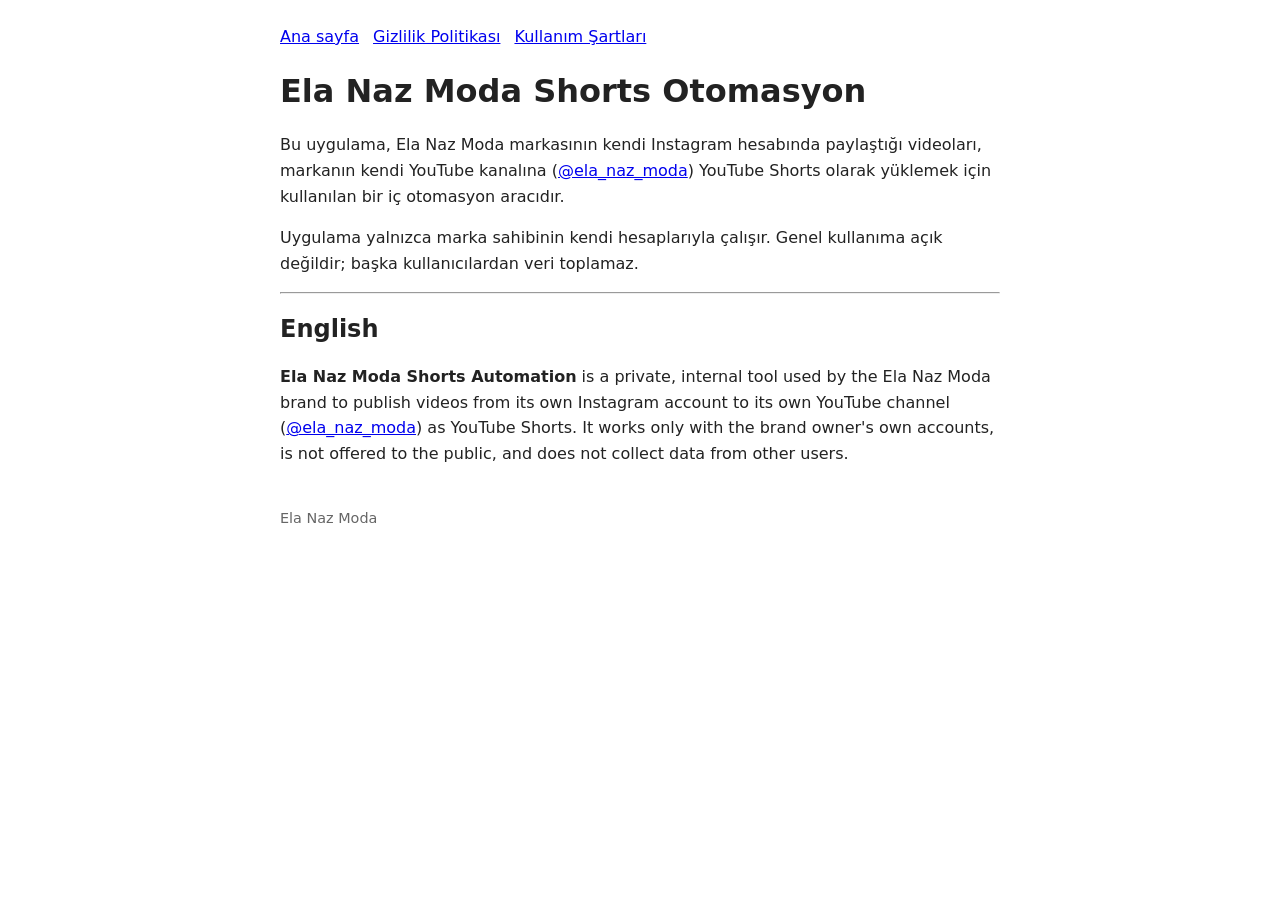
<file: index.html>
<!doctype html>
<html lang="tr"><head><meta charset="utf-8"><meta name="viewport" content="width=device-width,initial-scale=1">
<title>Ela Naz Moda Shorts Otomasyon</title><link rel="stylesheet" href="style.css"></head><body>
<nav><a href="index.html">Ana sayfa</a><a href="privacy.html">Gizlilik Politikası</a><a href="terms.html">Kullanım Şartları</a></nav>
<h1>Ela Naz Moda Shorts Otomasyon</h1>
<p>Bu uygulama, Ela Naz Moda markasının kendi Instagram hesabında paylaştığı videoları, markanın kendi YouTube kanalına (<a href="https://www.youtube.com/@ela_naz_moda">@ela_naz_moda</a>) YouTube Shorts olarak yüklemek için kullanılan bir iç otomasyon aracıdır.</p>
<p>Uygulama yalnızca marka sahibinin kendi hesaplarıyla çalışır. Genel kullanıma açık değildir; başka kullanıcılardan veri toplamaz.</p>
<hr>
<h2>English</h2>
<p><strong>Ela Naz Moda Shorts Automation</strong> is a private, internal tool used by the Ela Naz Moda brand to publish videos from its own Instagram account to its own YouTube channel (<a href="https://www.youtube.com/@ela_naz_moda">@ela_naz_moda</a>) as YouTube Shorts. It works only with the brand owner's own accounts, is not offered to the public, and does not collect data from other users.</p>
<footer>Ela Naz Moda</footer></body></html>
</file>
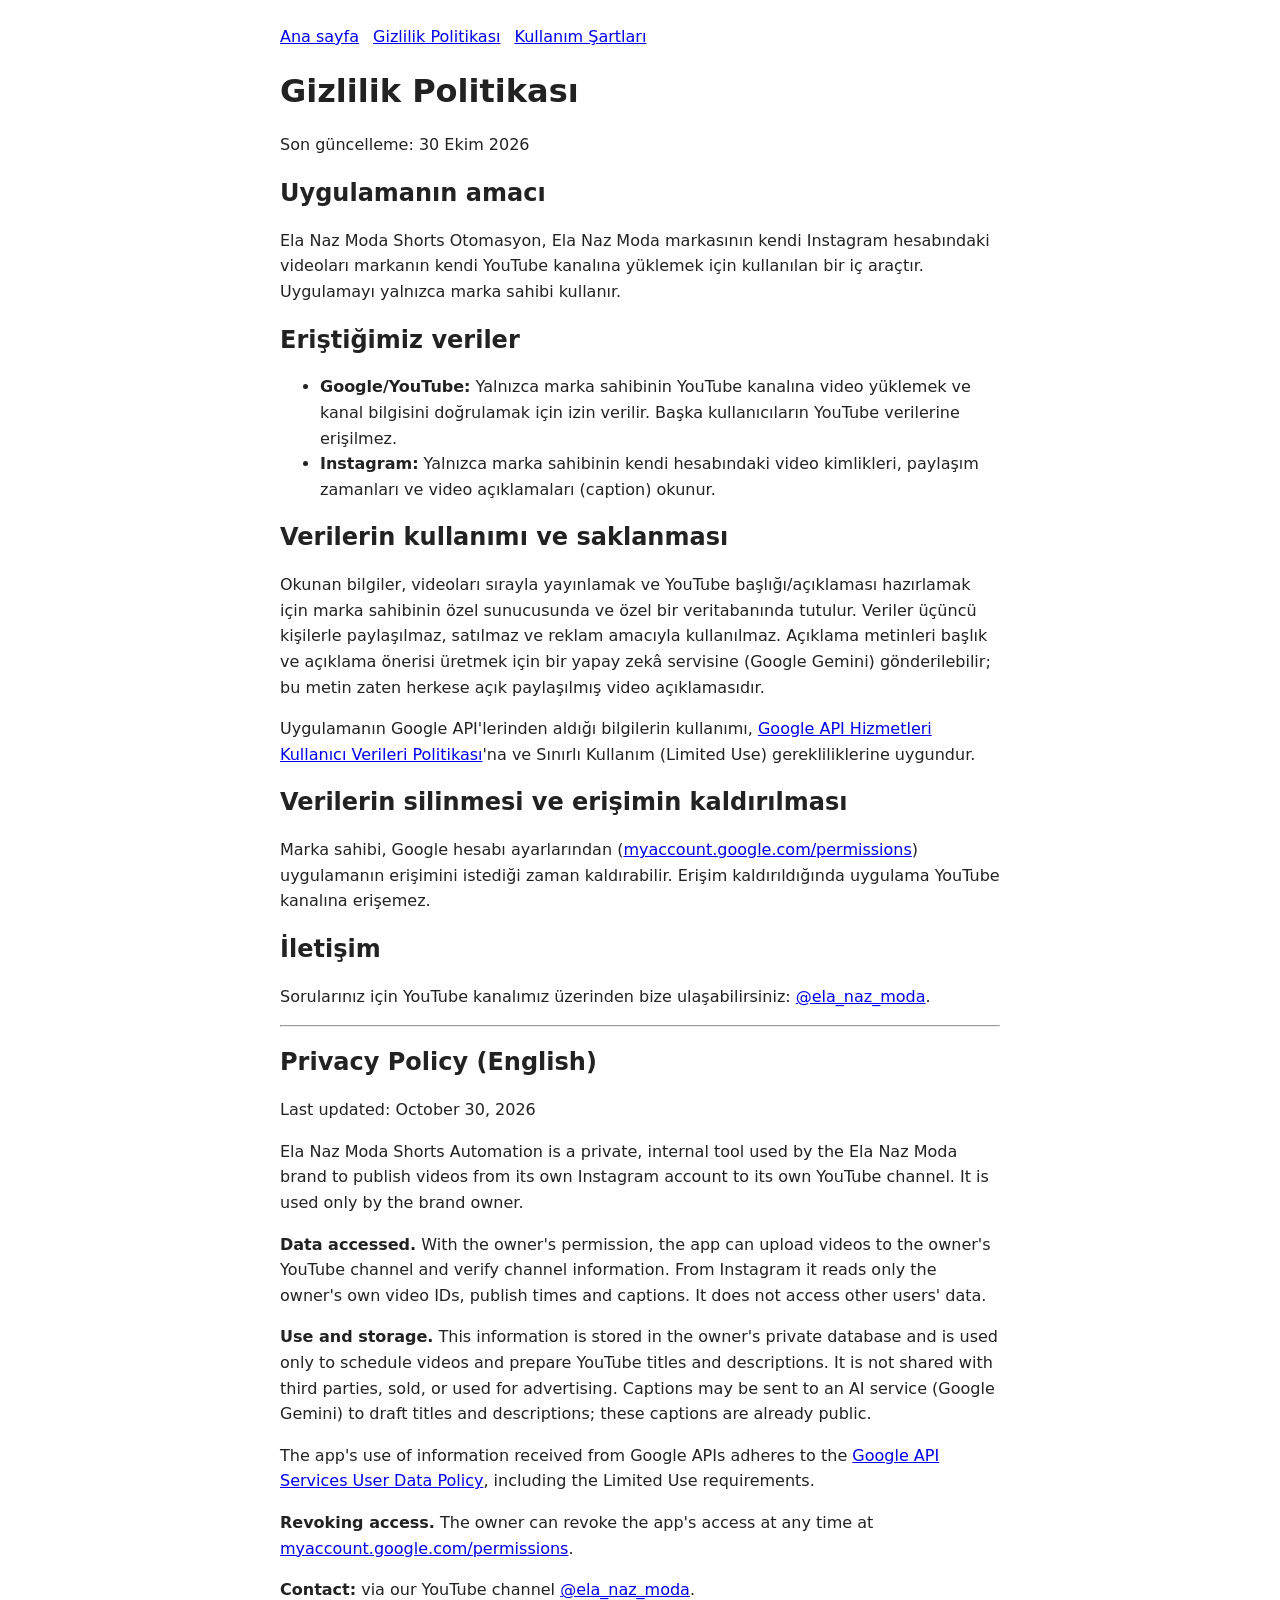
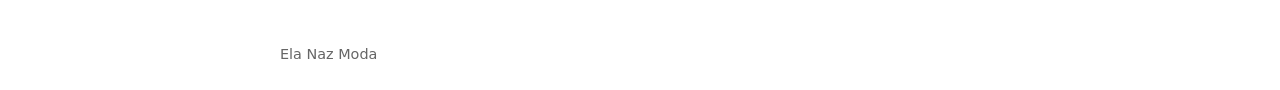
<file: privacy.html>
<!doctype html>
<html lang="tr"><head><meta charset="utf-8"><meta name="viewport" content="width=device-width,initial-scale=1">
<title>Gizlilik Politikası | Ela Naz Moda Shorts Otomasyon</title><link rel="stylesheet" href="style.css"></head><body>
<nav><a href="index.html">Ana sayfa</a><a href="privacy.html">Gizlilik Politikası</a><a href="terms.html">Kullanım Şartları</a></nav>
<h1>Gizlilik Politikası</h1>
<p>Son güncelleme: 30 Ekim 2026</p>
<h2>Uygulamanın amacı</h2>
<p>Ela Naz Moda Shorts Otomasyon, Ela Naz Moda markasının kendi Instagram hesabındaki videoları markanın kendi YouTube kanalına yüklemek için kullanılan bir iç araçtır. Uygulamayı yalnızca marka sahibi kullanır.</p>
<h2>Eriştiğimiz veriler</h2>
<ul>
<li><strong>Google/YouTube:</strong> Yalnızca marka sahibinin YouTube kanalına video yüklemek ve kanal bilgisini doğrulamak için izin verilir. Başka kullanıcıların YouTube verilerine erişilmez.</li>
<li><strong>Instagram:</strong> Yalnızca marka sahibinin kendi hesabındaki video kimlikleri, paylaşım zamanları ve video açıklamaları (caption) okunur.</li>
</ul>
<h2>Verilerin kullanımı ve saklanması</h2>
<p>Okunan bilgiler, videoları sırayla yayınlamak ve YouTube başlığı/açıklaması hazırlamak için marka sahibinin özel sunucusunda ve özel bir veritabanında tutulur. Veriler üçüncü kişilerle paylaşılmaz, satılmaz ve reklam amacıyla kullanılmaz. Açıklama metinleri başlık ve açıklama önerisi üretmek için bir yapay zekâ servisine (Google Gemini) gönderilebilir; bu metin zaten herkese açık paylaşılmış video açıklamasıdır.</p>
<p>Uygulamanın Google API'lerinden aldığı bilgilerin kullanımı, <a href="https://developers.google.com/terms/api-services-user-data-policy">Google API Hizmetleri Kullanıcı Verileri Politikası</a>'na ve Sınırlı Kullanım (Limited Use) gerekliliklerine uygundur.</p>
<h2>Verilerin silinmesi ve erişimin kaldırılması</h2>
<p>Marka sahibi, Google hesabı ayarlarından (<a href="https://myaccount.google.com/permissions">myaccount.google.com/permissions</a>) uygulamanın erişimini istediği zaman kaldırabilir. Erişim kaldırıldığında uygulama YouTube kanalına erişemez.</p>
<h2>İletişim</h2>
<p>Sorularınız için YouTube kanalımız üzerinden bize ulaşabilirsiniz: <a href="https://www.youtube.com/@ela_naz_moda">@ela_naz_moda</a>.</p>
<hr>
<h2>Privacy Policy (English)</h2>
<p>Last updated: October 30, 2026</p>
<p>Ela Naz Moda Shorts Automation is a private, internal tool used by the Ela Naz Moda brand to publish videos from its own Instagram account to its own YouTube channel. It is used only by the brand owner.</p>
<p><strong>Data accessed.</strong> With the owner's permission, the app can upload videos to the owner's YouTube channel and verify channel information. From Instagram it reads only the owner's own video IDs, publish times and captions. It does not access other users' data.</p>
<p><strong>Use and storage.</strong> This information is stored in the owner's private database and is used only to schedule videos and prepare YouTube titles and descriptions. It is not shared with third parties, sold, or used for advertising. Captions may be sent to an AI service (Google Gemini) to draft titles and descriptions; these captions are already public.</p>
<p>The app's use of information received from Google APIs adheres to the <a href="https://developers.google.com/terms/api-services-user-data-policy">Google API Services User Data Policy</a>, including the Limited Use requirements.</p>
<p><strong>Revoking access.</strong> The owner can revoke the app's access at any time at <a href="https://myaccount.google.com/permissions">myaccount.google.com/permissions</a>.</p>
<p><strong>Contact:</strong> via our YouTube channel <a href="https://www.youtube.com/@ela_naz_moda">@ela_naz_moda</a>.</p>
<footer>Ela Naz Moda</footer></body></html>
</file>
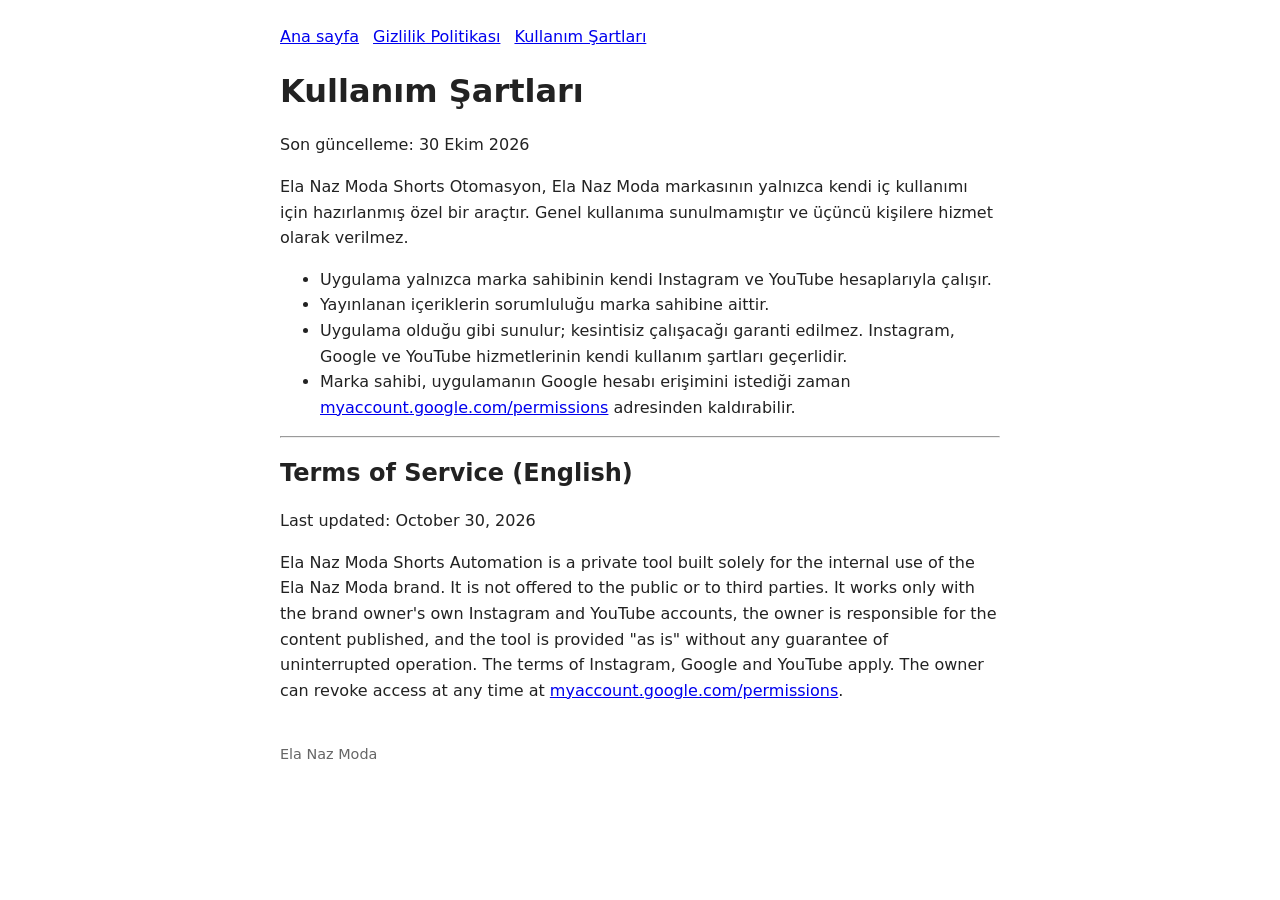
<file: terms.html>
<!doctype html>
<html lang="tr"><head><meta charset="utf-8"><meta name="viewport" content="width=device-width,initial-scale=1">
<title>Kullanım Şartları | Ela Naz Moda Shorts Otomasyon</title><link rel="stylesheet" href="style.css"></head><body>
<nav><a href="index.html">Ana sayfa</a><a href="privacy.html">Gizlilik Politikası</a><a href="terms.html">Kullanım Şartları</a></nav>
<h1>Kullanım Şartları</h1>
<p>Son güncelleme: 30 Ekim 2026</p>
<p>Ela Naz Moda Shorts Otomasyon, Ela Naz Moda markasının yalnızca kendi iç kullanımı için hazırlanmış özel bir araçtır. Genel kullanıma sunulmamıştır ve üçüncü kişilere hizmet olarak verilmez.</p>
<ul>
<li>Uygulama yalnızca marka sahibinin kendi Instagram ve YouTube hesaplarıyla çalışır.</li>
<li>Yayınlanan içeriklerin sorumluluğu marka sahibine aittir.</li>
<li>Uygulama olduğu gibi sunulur; kesintisiz çalışacağı garanti edilmez. Instagram, Google ve YouTube hizmetlerinin kendi kullanım şartları geçerlidir.</li>
<li>Marka sahibi, uygulamanın Google hesabı erişimini istediği zaman <a href="https://myaccount.google.com/permissions">myaccount.google.com/permissions</a> adresinden kaldırabilir.</li>
</ul>
<hr>
<h2>Terms of Service (English)</h2>
<p>Last updated: October 30, 2026</p>
<p>Ela Naz Moda Shorts Automation is a private tool built solely for the internal use of the Ela Naz Moda brand. It is not offered to the public or to third parties. It works only with the brand owner's own Instagram and YouTube accounts, the owner is responsible for the content published, and the tool is provided "as is" without any guarantee of uninterrupted operation. The terms of Instagram, Google and YouTube apply. The owner can revoke access at any time at <a href="https://myaccount.google.com/permissions">myaccount.google.com/permissions</a>.</p>
<footer>Ela Naz Moda</footer></body></html>
</file>
<file: style.css>
body{font-family:system-ui,-apple-system,Segoe UI,Roboto,sans-serif;max-width:720px;margin:0 auto;padding:24px 16px;line-height:1.6;color:#222}
h1,h2{line-height:1.25}nav a{margin-right:14px}footer{margin-top:40px;font-size:.9em;color:#666}
</file>
